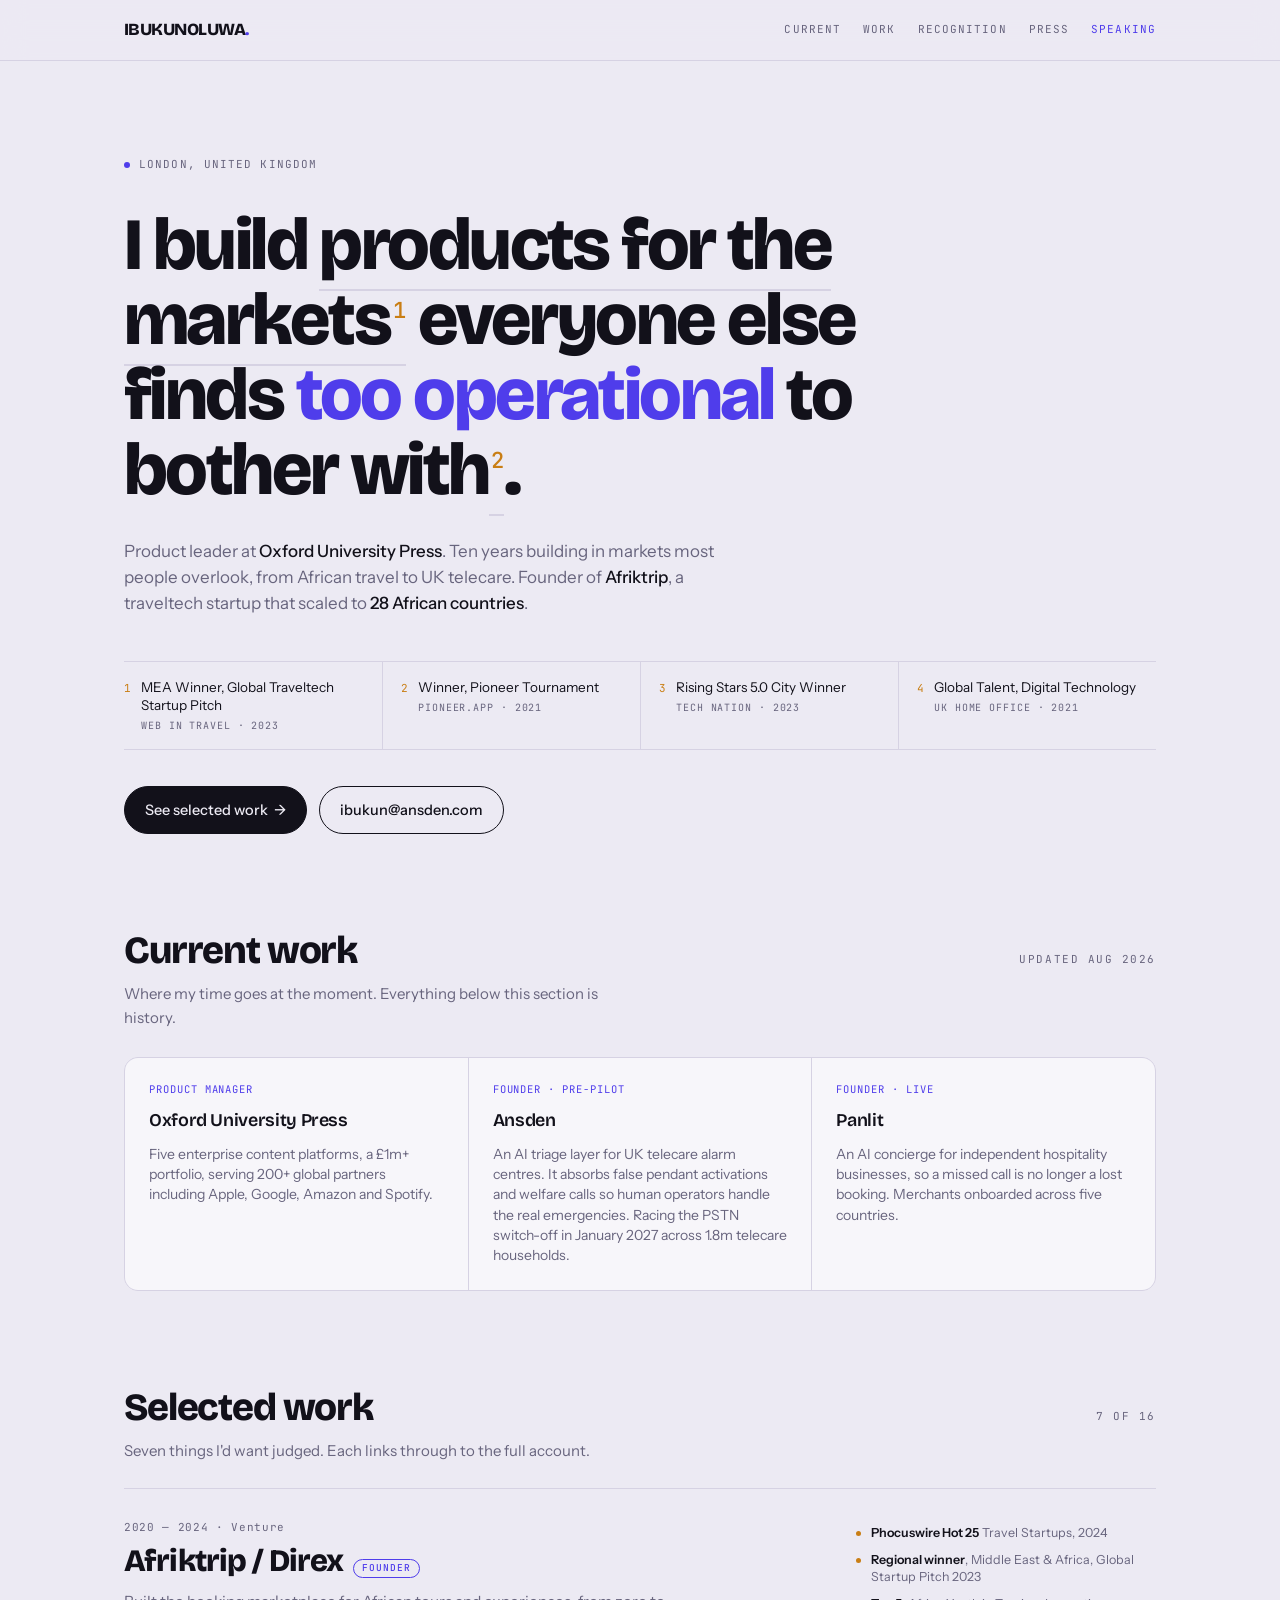
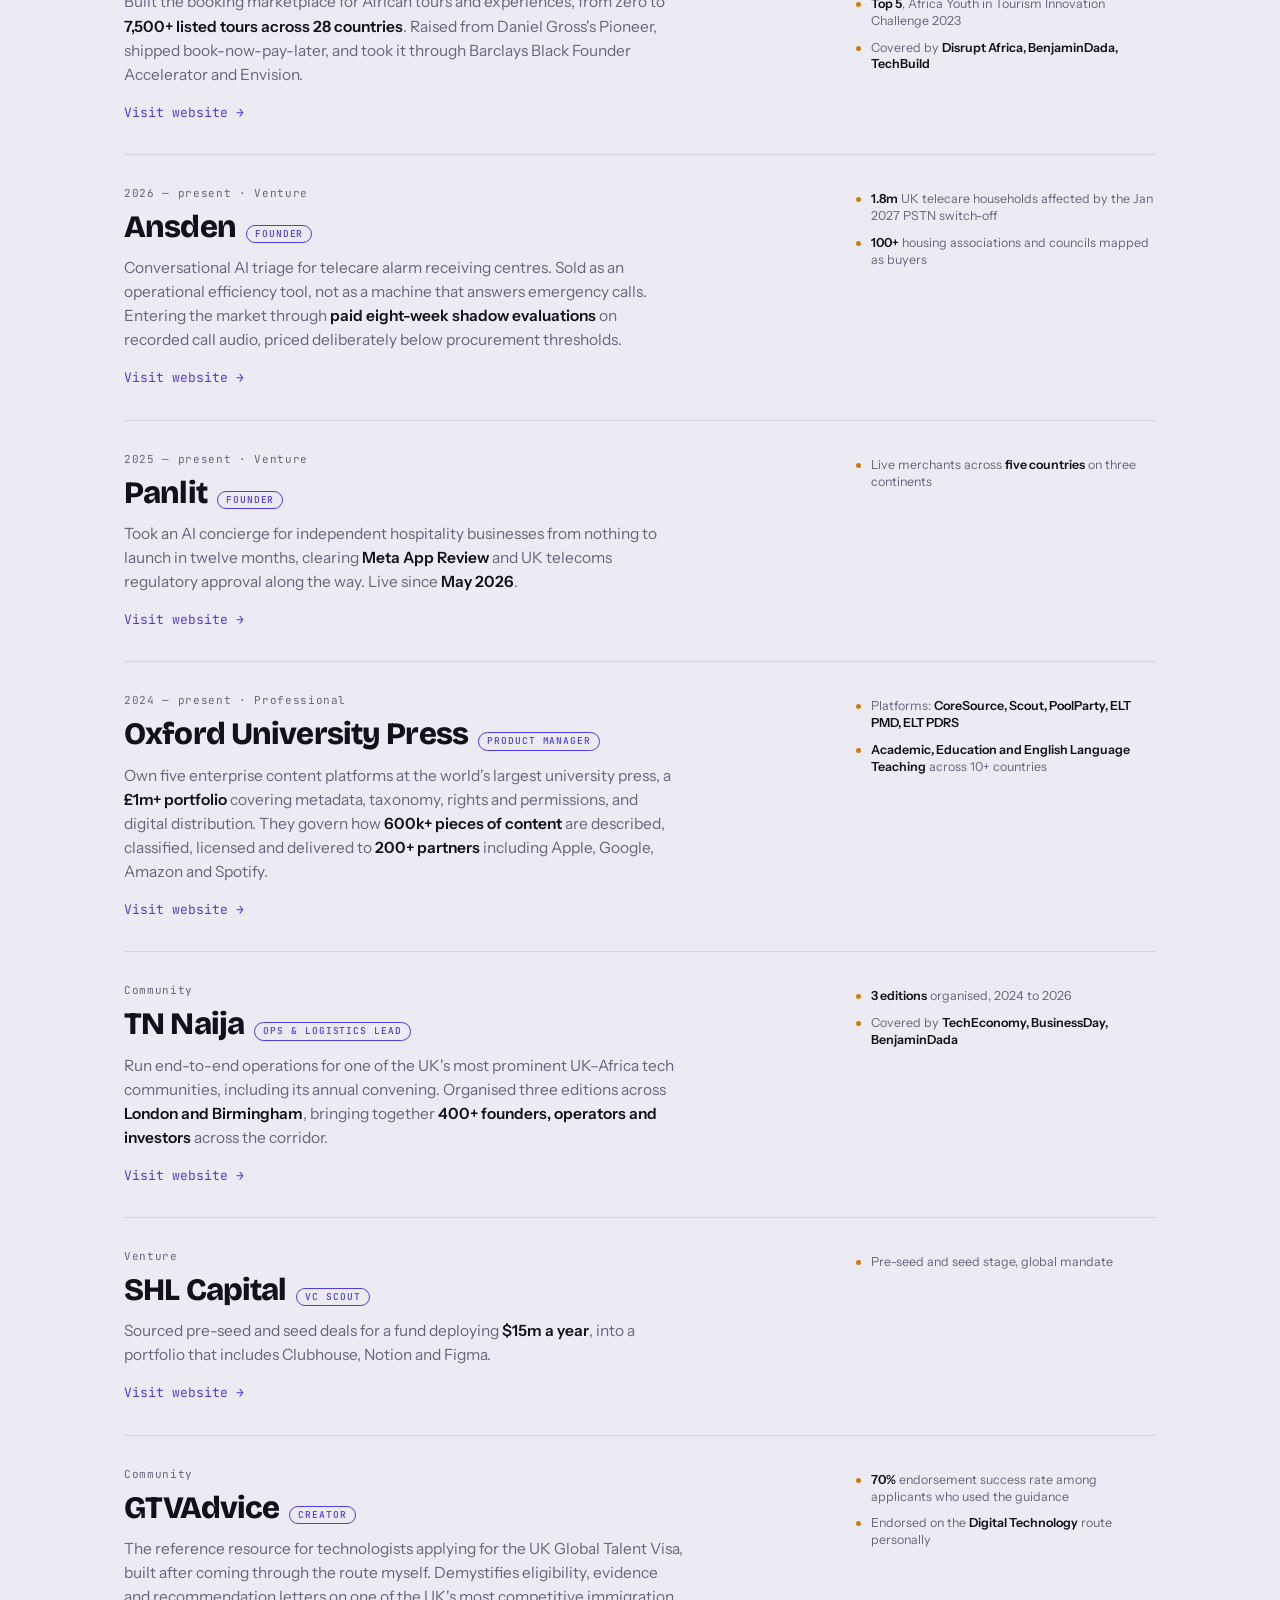
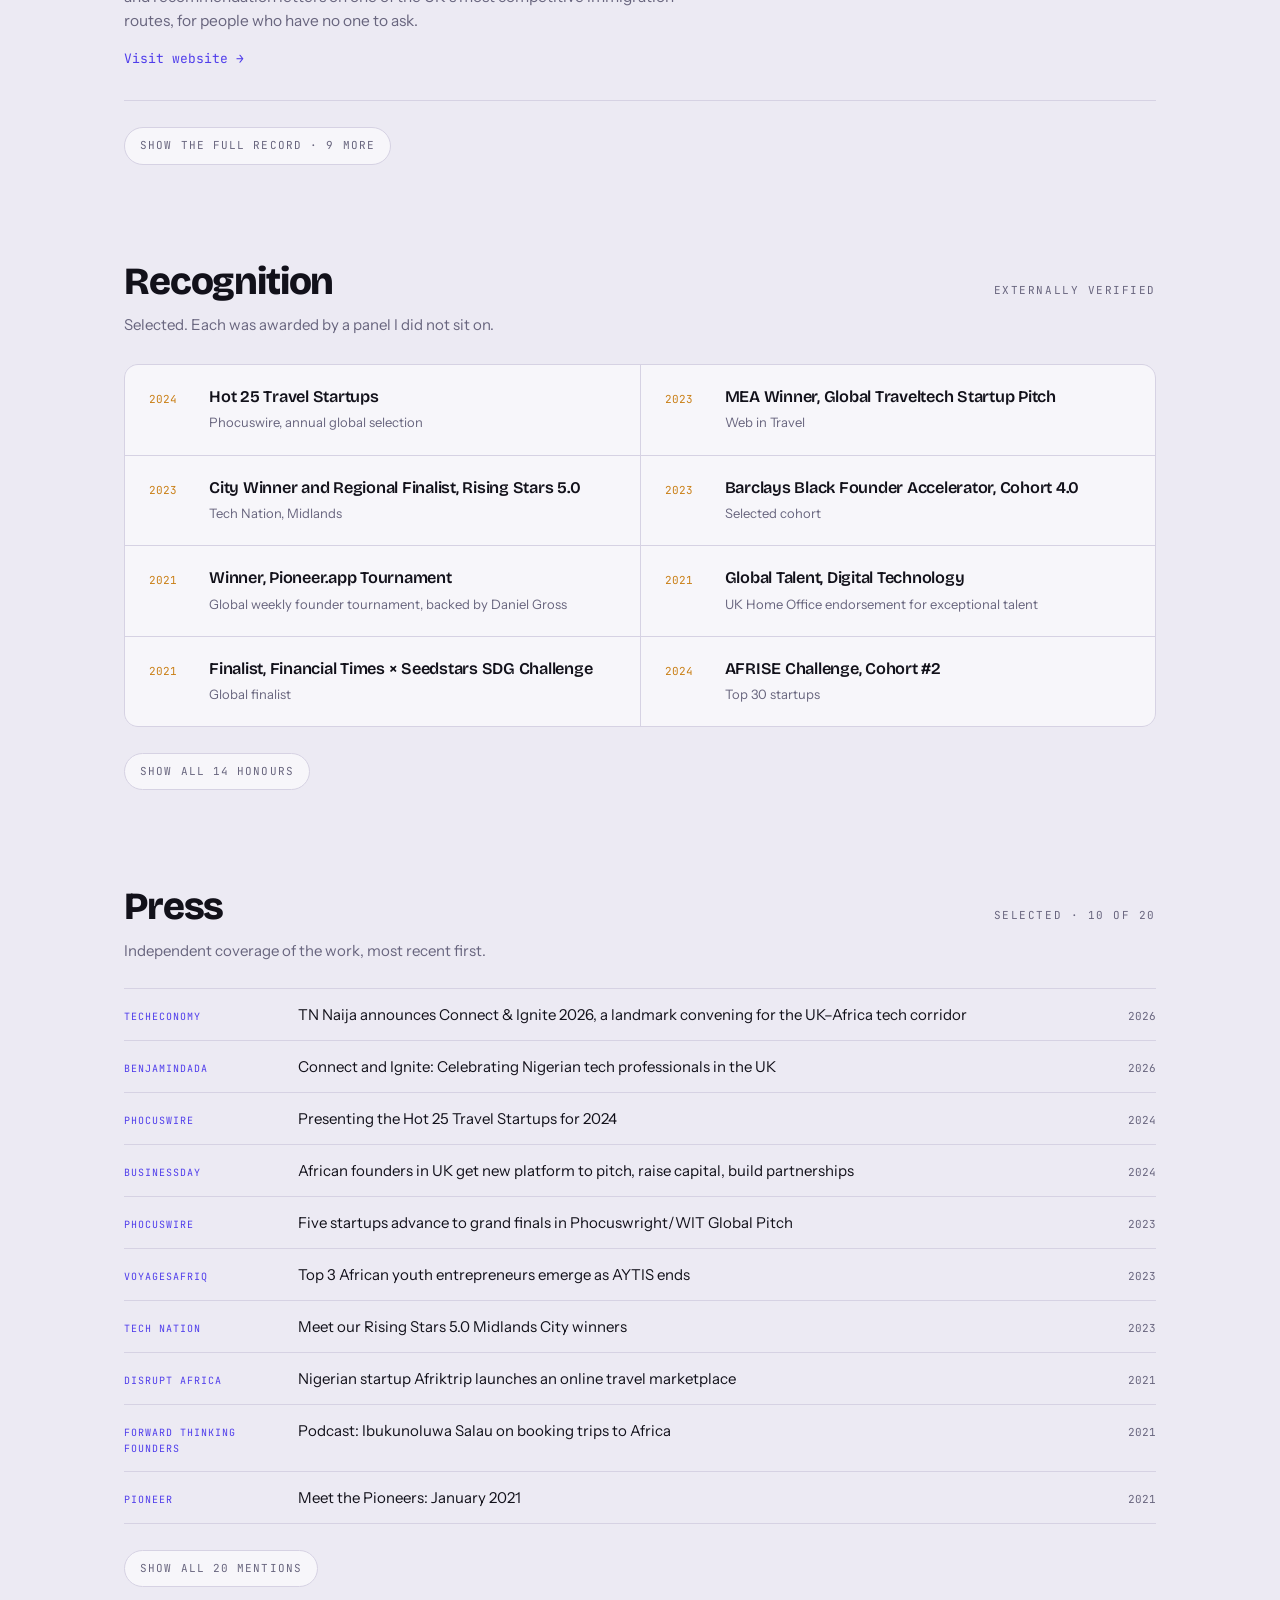
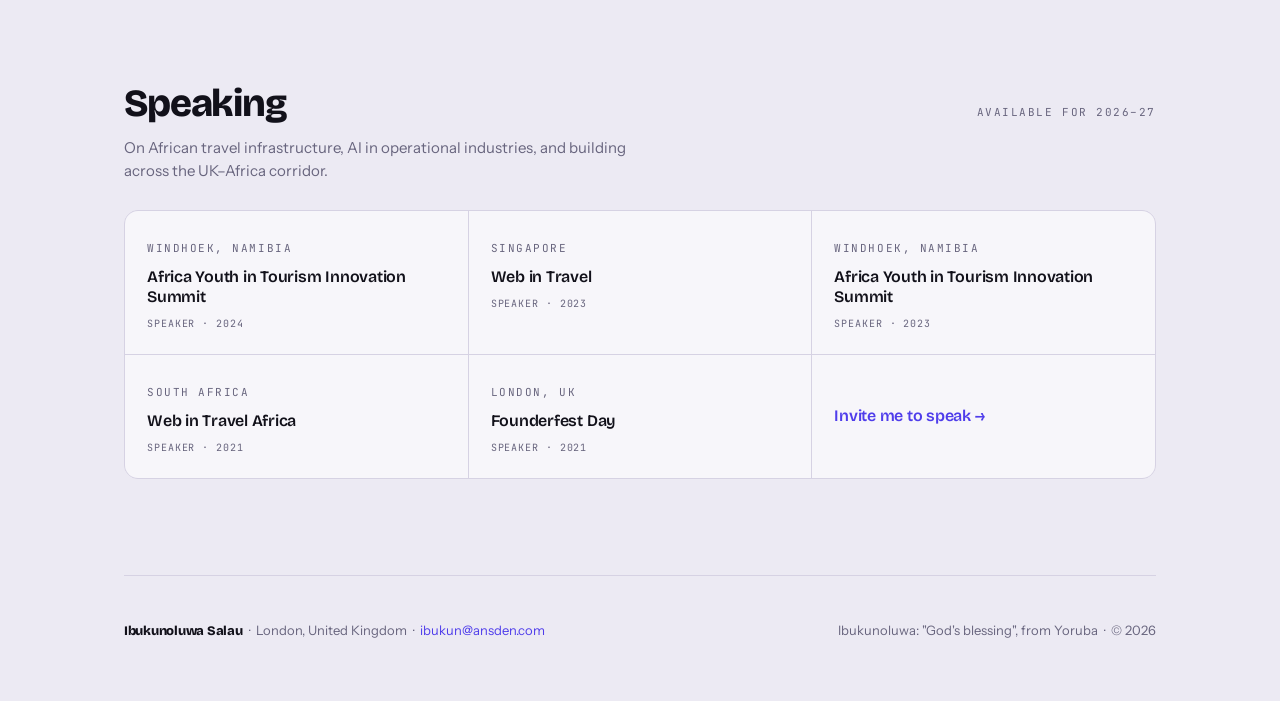
<file: attached_assets/ibukunsalau-redesign_1_1787616644926.html>
<!DOCTYPE html>
<html lang="en-GB">
<head>
<meta charset="utf-8">
<meta name="viewport" content="width=device-width, initial-scale=1">
<title>Ibukun Salau — Founder, Product Leader</title>
<link rel="preconnect" href="https://fonts.googleapis.com">
<link rel="preconnect" href="https://fonts.gstatic.com" crossorigin>
<link href="https://fonts.googleapis.com/css2?family=Bricolage+Grotesque:opsz,wght@12..96,400;12..96,600;12..96,800&family=Instrument+Sans:ital,wght@0,400;0,500;0,600;1,400&family=JetBrains+Mono:wght@400;500&display=swap" rel="stylesheet">
<style>
:root{
  --ink:#12111A;
  --paper:#ECEAF3;
  --card:#F7F6FA;
  --indigo:#4F3DEB;
  --ochre:#C97E14;
  --muted:#68657E;
  --line:#D6D2E3;
  --maxw:1080px;
  --display:"Bricolage Grotesque",system-ui,sans-serif;
  --body:"Instrument Sans",system-ui,sans-serif;
  --mono:"JetBrains Mono",ui-monospace,monospace;
}
*{box-sizing:border-box;margin:0;padding:0}
html{scroll-behavior:smooth}
body{
  background:var(--paper);color:var(--ink);
  font-family:var(--body);font-size:17px;line-height:1.55;
  -webkit-font-smoothing:antialiased;
}
.wrap{max-width:var(--maxw);margin:0 auto;padding:0 24px}
a{color:inherit}
:focus-visible{outline:2px solid var(--indigo);outline-offset:3px;border-radius:2px}

/* ---------- utility type ---------- */
.eyebrow{
  font-family:var(--mono);font-size:11px;letter-spacing:.14em;
  text-transform:uppercase;color:var(--muted);
}
.rule{height:1px;background:var(--line);border:0}

/* ---------- nav ---------- */
nav{
  position:sticky;top:0;z-index:50;background:rgba(236,234,243,.82);
  backdrop-filter:blur(12px);border-bottom:1px solid var(--line);
}
nav .wrap{display:flex;align-items:center;justify-content:space-between;height:60px;gap:16px}
.mark{font-family:var(--display);font-weight:800;font-size:17px;letter-spacing:-.03em;text-decoration:none}
.mark span{color:var(--indigo)}
.navlinks{display:flex;gap:22px;align-items:center}
.navlinks a{
  font-family:var(--mono);font-size:11px;letter-spacing:.1em;text-transform:uppercase;
  text-decoration:none;color:var(--muted);
}
.navlinks a:hover{color:var(--ink)}
.navlinks a.kit{color:var(--indigo)}

/* ---------- hero ---------- */
header{padding:88px 0 0}
.status{
  display:inline-flex;align-items:center;gap:9px;
  font-family:var(--mono);font-size:11px;letter-spacing:.1em;text-transform:uppercase;
  color:var(--muted);margin-bottom:34px;
}
.dot{width:6px;height:6px;border-radius:50%;background:var(--indigo)}
.claim{
  font-family:var(--display);font-weight:800;
  font-size:clamp(2.15rem,6vw,4.6rem);line-height:1.02;letter-spacing:-.035em;
  max-width:19ch;
}
.claim .q{color:var(--indigo)}
.sup{
  font-family:var(--mono);font-size:.3em;font-weight:500;vertical-align:super;
  color:var(--ochre);text-decoration:none;margin-left:.12em;letter-spacing:0;
}
.sup:hover{color:var(--ink)}
.cited{
  border-bottom:2px solid var(--line);
  transition:border-color .18s ease;
}
.cited.lit{border-bottom-color:var(--ochre)}

.subclaim{
  margin-top:30px;max-width:56ch;font-size:1.06rem;color:var(--muted);
}
.subclaim b{color:var(--ink);font-weight:500}

/* footnote rail */
.rail{
  margin-top:44px;border-top:1px solid var(--line);border-bottom:1px solid var(--line);
  display:grid;grid-template-columns:repeat(4,1fr);
}
.rail a{
  padding:16px 18px 16px 0;text-decoration:none;
  display:flex;gap:10px;align-items:flex-start;
  border-left:1px solid var(--line);padding-left:18px;
  transition:background .18s ease;
}
.rail a:first-child{border-left:0;padding-left:0}
.rail a:hover{background:rgba(201,126,20,.07)}
.rail .n{font-family:var(--mono);font-size:11px;color:var(--ochre);padding-top:2px}
.rail .t{font-size:13.5px;line-height:1.35}
.rail .src{display:block;font-family:var(--mono);font-size:10px;letter-spacing:.09em;
  text-transform:uppercase;color:var(--muted);margin-top:5px}

.actions{display:flex;flex-wrap:wrap;gap:12px;margin:36px 0 0}
.btn{
  display:inline-flex;align-items:center;gap:9px;text-decoration:none;
  padding:12px 20px;border-radius:999px;font-size:14.5px;font-weight:500;
  border:1px solid var(--ink);transition:transform .16s ease,background .16s ease;
}
.btn.primary{background:var(--ink);color:var(--paper);border-color:var(--ink)}
.btn.primary:hover{background:var(--indigo);border-color:var(--indigo)}
.btn.ghost:hover{background:rgba(18,17,26,.05)}
.btn:active{transform:translateY(1px)}

/* ---------- sections ---------- */
section{padding:96px 0 0}
.shead{display:flex;align-items:baseline;justify-content:space-between;gap:20px;margin-bottom:8px}
h2{
  font-family:var(--display);font-weight:800;letter-spacing:-.03em;
  font-size:clamp(1.6rem,3.4vw,2.4rem);line-height:1.05;
}
.slede{color:var(--muted);font-size:15px;max-width:52ch;margin-top:12px}

/* now band */
.now{display:grid;grid-template-columns:repeat(3,1fr);gap:1px;background:var(--line);
  border:1px solid var(--line);border-radius:14px;overflow:hidden;margin-top:28px}
.now a{background:var(--card);padding:24px;text-decoration:none;display:block;
  transition:background .18s ease}
.now a:hover{background:#fff}
.now h3{font-family:var(--display);font-weight:600;font-size:1.12rem;letter-spacing:-.02em}
.now .role{font-family:var(--mono);font-size:10.5px;letter-spacing:.09em;text-transform:uppercase;
  color:var(--indigo);margin:0 0 10px}
.now p{font-size:14px;color:var(--muted);margin-top:9px;line-height:1.45}

/* work list */
.work{margin-top:26px;border-top:1px solid var(--line)}
.item{
  display:grid;grid-template-columns:1fr 300px;gap:32px;
  padding:30px 0;border-bottom:1px solid var(--line);
  text-decoration:none;transition:padding-left .22s ease;
}
.item:hover{padding-left:12px}
.item .yr{font-family:var(--mono);font-size:11px;color:var(--muted);letter-spacing:.06em}
.item h3{font-family:var(--display);font-weight:800;letter-spacing:-.028em;
  font-size:clamp(1.35rem,3vw,1.95rem);line-height:1.1;margin:8px 0 0;
  display:flex;align-items:baseline;gap:10px;flex-wrap:wrap}
.tag{
  font-family:var(--mono);font-size:9.5px;letter-spacing:.1em;text-transform:uppercase;
  color:var(--indigo);border:1px solid var(--indigo);border-radius:999px;
  padding:3px 8px;font-weight:500;
}
.item .desc{margin-top:12px;font-size:15.5px;color:var(--muted);max-width:56ch}
.item .desc b{color:var(--ink);font-weight:600}
.proof{display:flex;flex-direction:column;gap:10px;padding-top:6px}
.pf{display:flex;gap:10px;align-items:flex-start;font-size:12.5px;line-height:1.35;color:var(--muted)}
.pf .b{width:5px;height:5px;border-radius:50%;background:var(--ochre);margin-top:6px;flex:0 0 5px}
.pf strong{color:var(--ink);font-weight:600}
.arrow{font-family:var(--mono);color:var(--indigo);font-size:13px;margin-top:16px;display:inline-block}

details{margin-top:26px}
summary{
  cursor:pointer;font-family:var(--mono);font-size:11px;letter-spacing:.1em;
  text-transform:uppercase;color:var(--muted);list-style:none;
  display:inline-flex;align-items:center;gap:8px;padding:9px 15px;
  border:1px solid var(--line);border-radius:999px;background:var(--card);
}
summary::-webkit-details-marker{display:none}
summary:hover{color:var(--ink);border-color:var(--muted)}
.grid-min{display:grid;grid-template-columns:repeat(3,1fr);gap:1px;background:var(--line);
  border:1px solid var(--line);border-radius:12px;overflow:hidden;margin-top:20px}
.grid-min a{background:var(--card);padding:16px 18px;text-decoration:none;font-size:14px;
  transition:background .16s ease}
.grid-min a:hover{background:#fff}
.grid-min .role{display:block;font-family:var(--mono);font-size:10px;letter-spacing:.08em;
  text-transform:uppercase;color:var(--muted);margin-top:5px}

/* recognition */
.awards{display:grid;grid-template-columns:repeat(2,1fr);gap:1px;background:var(--line);
  border:1px solid var(--line);border-radius:14px;overflow:hidden;margin-top:28px}
.aw{background:var(--card);padding:22px 24px;display:flex;gap:16px;align-items:flex-start}
.aw .yr{font-family:var(--mono);font-size:11px;color:var(--ochre);padding-top:4px;flex:0 0 44px}
.aw h4{font-family:var(--display);font-weight:600;font-size:1.02rem;letter-spacing:-.015em;line-height:1.25}
.aw p{font-size:13px;color:var(--muted);margin-top:5px}

/* press */
.press{margin-top:26px;border-top:1px solid var(--line)}
.pr{display:flex;gap:24px;align-items:baseline;padding:15px 0;border-bottom:1px solid var(--line);
  text-decoration:none;transition:padding-left .2s ease}
.pr:hover{padding-left:10px}
.pr .out{font-family:var(--mono);font-size:10px;letter-spacing:.1em;text-transform:uppercase;
  color:var(--indigo);flex:0 0 150px}
.pr .hl{font-size:15px;line-height:1.4}
.pr .yr{font-family:var(--mono);font-size:11px;color:var(--muted);margin-left:auto;flex:0 0 auto}

/* speaking */
.talks{display:grid;grid-template-columns:repeat(3,1fr);gap:1px;background:var(--line);
  border:1px solid var(--line);border-radius:14px;overflow:hidden;margin-top:28px}
.talks a{background:var(--card);padding:22px;text-decoration:none;transition:background .16s ease}
.talks a:hover{background:#fff}
.talks h4{font-family:var(--display);font-weight:600;font-size:1rem;letter-spacing:-.015em;line-height:1.25;margin-top:8px}
.talks .meta{font-family:var(--mono);font-size:10px;letter-spacing:.09em;text-transform:uppercase;color:var(--muted);margin-top:9px}

/* contact */
.contact{background:var(--ink);color:var(--paper);border-radius:20px;padding:clamp(32px,6vw,60px);
  margin-top:96px;display:grid;grid-template-columns:1fr 340px;gap:40px;align-items:center}
.contact h2{color:#fff;max-width:16ch}
.contact p{color:#A9A5BE;margin-top:14px;max-width:44ch;font-size:15px}
.contact .btn{border-color:rgba(255,255,255,.3);color:var(--paper)}
.contact .btn.primary{background:var(--indigo);border-color:var(--indigo);color:#fff}
.contact .btn.ghost:hover{background:rgba(255,255,255,.1)}
.kitlist{border-left:1px solid rgba(255,255,255,.16);padding-left:28px}
.kitlist a{display:block;padding:10px 0;text-decoration:none;font-size:14px;color:#C9C6D9;
  border-bottom:1px solid rgba(255,255,255,.1);transition:color .16s ease}
.kitlist a:hover{color:#fff}
.kitlist a:last-child{border-bottom:0}

footer{margin-top:96px;padding:44px 0 60px;border-top:1px solid var(--line);display:flex;justify-content:space-between;gap:20px;flex-wrap:wrap;
  font-size:13px;color:var(--muted)}
footer .name{font-family:var(--display);font-weight:800;color:var(--ink);letter-spacing:-.02em}

@media(max-width:860px){
  .item{grid-template-columns:1fr;gap:18px}
  .contact{grid-template-columns:1fr}
  .kitlist{border-left:0;border-top:1px solid rgba(255,255,255,.16);padding-left:0;padding-top:8px}
  .now,.talks,.grid-min,.awards{grid-template-columns:1fr}
  .rail{grid-template-columns:repeat(2,1fr)}
  .rail a:nth-child(odd){border-left:0;padding-left:0}
  .navlinks a:not(.kit){display:none}
  .pr{flex-wrap:wrap;gap:6px}
  .pr .out{flex:0 0 100%}
  .pr .yr{margin-left:0}
}
@media(prefers-reduced-motion:reduce){
  *{transition:none!important;animation:none!important}
  html{scroll-behavior:auto}
}
</style>
</head>
<body>

<nav>
  <div class="wrap">
    <a class="mark" href="#top">IBUKUNOLUWA<span>.</span></a>
    <div class="navlinks">
      <a href="#now">Current</a>
      <a href="#work">Work</a>
      <a href="#recognition">Recognition</a>
      <a href="#press">Press</a>
      <a href="#speaking" class="kit">Speaking</a>
    </div>
  </div>
</nav>

<div class="wrap" id="top">

<header>
  <div class="status"><span class="dot"></span> London, United Kingdom</div>

  <h1 class="claim">
    I build <span class="cited" data-fn="1">products for the markets<a href="#fn1" class="sup">1</a></span> everyone else finds <span class="q">too operational</span> to bother with<span class="cited" data-fn="2"><a href="#fn2" class="sup">2</a></span>.
  </h1>

  <p class="subclaim">
    Product leader at <b>Oxford University Press</b>. Ten years building in markets most people
    overlook, from African travel to UK telecare. Founder of <b>Afriktrip</b>, a traveltech
    startup that scaled to <b>28 African countries</b>.
  </p>

  <div class="rail">
    <a href="#" id="fn1" data-fn="1">
      <span class="n">1</span>
      <span class="t">MEA Winner, Global Traveltech Startup Pitch
        <span class="src">Web in Travel · 2023</span></span>
    </a>
    <a href="#" id="fn2" data-fn="2">
      <span class="n">2</span>
      <span class="t">Winner, Pioneer Tournament
        <span class="src">Pioneer.app · 2021</span></span>
    </a>
    <a href="#" id="fn3" data-fn="3">
      <span class="n">3</span>
      <span class="t">Rising Stars 5.0 City Winner
        <span class="src">Tech Nation · 2023</span></span>
    </a>
    <a href="#" id="fn4" data-fn="4">
      <span class="n">4</span>
      <span class="t">Global Talent, Digital Technology
        <span class="src">UK Home Office · 2021</span></span>
    </a>
  </div>

  <div class="actions">
    <a class="btn primary" href="#work">See selected work &nbsp;→</a>
    <a class="btn ghost" href="mailto:ibukun@ansden.com">ibukun@ansden.com</a>
  </div>
</header>

<!-- ================= NOW ================= -->
<section id="now">
  <div class="shead">
    <h2>Current work</h2>
    <span class="eyebrow">Updated Aug 2026</span>
  </div>
  <p class="slede">Where my time goes at the moment. Everything below this section is history.</p>

  <div class="now">
    <a href="#">
      <p class="role">Product Manager</p>
      <h3>Oxford University Press</h3>
      <p>Five enterprise content platforms, a £1m+ portfolio, serving 200+ global partners including Apple, Google, Amazon and Spotify.</p>
    </a>
    <a href="https://ansden.com">
      <p class="role">Founder · Pre-pilot</p>
      <h3>Ansden</h3>
      <p>An AI triage layer for UK telecare alarm centres. It absorbs false pendant activations and welfare calls so human operators handle the real emergencies. Racing the PSTN switch-off in January 2027 across 1.8m telecare households.</p>
    </a>
    <a href="#">
      <p class="role">Founder · Live</p>
      <h3>Panlit</h3>
      <p>An AI concierge for independent hospitality businesses, so a missed call is no longer a lost booking. Merchants onboarded across five countries.</p>
    </a>
  </div>
</section>

<!-- ================= WORK ================= -->
<section id="work">
  <div class="shead">
    <h2>Selected work</h2>
    <span class="eyebrow">7 of 16</span>
  </div>
  <p class="slede">Seven things I'd want judged. Each links through to the full account.</p>

  <div class="work">

    <a class="item" href="#">
      <div>
        <div class="yr">2020 — 2024 · Venture</div>
        <h3>Afriktrip / Direx <span class="tag">Founder</span></h3>
        <p class="desc">Built the booking marketplace for African tours and experiences, from zero to <b>7,500+ listed tours across 28 countries</b>. Raised from Daniel Gross's Pioneer, shipped book-now-pay-later, and took it through Barclays Black Founder Accelerator and Envision.</p>
        <span class="arrow">Visit website →</span>
      </div>
      <div class="proof">
        <div class="pf"><span class="b"></span><span><strong>Phocuswire Hot 25</strong> Travel Startups, 2024</span></div>
        <div class="pf"><span class="b"></span><span><strong>Regional winner</strong>, Middle East &amp; Africa, Global Startup Pitch 2023</span></div>
        <div class="pf"><span class="b"></span><span><strong>Top 5</strong>, Africa Youth in Tourism Innovation Challenge 2023</span></div>
        <div class="pf"><span class="b"></span><span>Covered by <strong>Disrupt Africa, BenjaminDada, TechBuild</strong></span></div>
      </div>
    </a>

    <a class="item" href="https://ansden.com">
      <div>
        <div class="yr">2026 — present · Venture</div>
        <h3>Ansden <span class="tag">Founder</span></h3>
        <p class="desc">Conversational AI triage for telecare alarm receiving centres. Sold as an operational efficiency tool, not as a machine that answers emergency calls. Entering the market through <b>paid eight-week shadow evaluations</b> on recorded call audio, priced deliberately below procurement thresholds.</p>
        <span class="arrow">Visit website →</span>
      </div>
      <div class="proof">
        <div class="pf"><span class="b"></span><span><strong>1.8m</strong> UK telecare households affected by the Jan 2027 PSTN switch-off</span></div>
        <div class="pf"><span class="b"></span><span><strong>100+</strong> housing associations and councils mapped as buyers</span></div>
      </div>
    </a>

    <a class="item" href="#">
      <div>
        <div class="yr">2025 — present · Venture</div>
        <h3>Panlit <span class="tag">Founder</span></h3>
        <p class="desc">Took an AI concierge for independent hospitality businesses from nothing to launch in twelve months, clearing <b>Meta App Review</b> and UK telecoms regulatory approval along the way. Live since <b>May 2026</b>.</p>
        <span class="arrow">Visit website →</span>
      </div>
      <div class="proof">
        <div class="pf"><span class="b"></span><span>Live merchants across <strong>five countries</strong> on three continents</span></div>
      </div>
    </a>

    <a class="item" href="#">
      <div>
        <div class="yr">2024 — present · Professional</div>
        <h3>Oxford University Press <span class="tag">Product Manager</span></h3>
        <p class="desc">Own five enterprise content platforms at the world's largest university press, a <b>£1m+ portfolio</b> covering metadata, taxonomy, rights and permissions, and digital distribution. They govern how <b>600k+ pieces of content</b> are described, classified, licensed and delivered to <b>200+ partners</b> including Apple, Google, Amazon and Spotify.</p>
        <span class="arrow">Visit website →</span>
      </div>
      <div class="proof">
        <div class="pf"><span class="b"></span><span>Platforms: <strong>CoreSource, Scout, PoolParty, ELT PMD, ELT PDRS</strong></span></div>
        <div class="pf"><span class="b"></span><span><strong>Academic, Education and English Language Teaching</strong> across 10+ countries</span></div>
      </div>
    </a>

    <a class="item" href="#">
      <div>
        <div class="yr">Community</div>
        <h3>TN Naija <span class="tag">Ops &amp; Logistics Lead</span></h3>
        <p class="desc">Run end-to-end operations for one of the UK's most prominent UK–Africa tech communities, including its annual convening. Organised three editions across <b>London and Birmingham</b>, bringing together <b>400+ founders, operators and investors</b> across the corridor.</p>
        <span class="arrow">Visit website →</span>
      </div>
      <div class="proof">
        <div class="pf"><span class="b"></span><span><strong>3 editions</strong> organised, 2024 to 2026</span></div>
        <div class="pf"><span class="b"></span><span>Covered by <strong>TechEconomy, BusinessDay, BenjaminDada</strong></span></div>
      </div>
    </a>

    <a class="item" href="#">
      <div>
        <div class="yr">Venture</div>
        <h3>SHL Capital <span class="tag">VC Scout</span></h3>
        <p class="desc">Sourced pre-seed and seed deals for a fund deploying <b>$15m a year</b>, into a portfolio that includes Clubhouse, Notion and Figma.</p>
        <span class="arrow">Visit website →</span>
      </div>
      <div class="proof">
        <div class="pf"><span class="b"></span><span>Pre-seed and seed stage, global mandate</span></div>
      </div>
    </a>

    <a class="item" href="#">
      <div>
        <div class="yr">Community</div>
        <h3>GTVAdvice <span class="tag">Creator</span></h3>
        <p class="desc">The reference resource for technologists applying for the UK Global Talent Visa, built after coming through the route myself. Demystifies eligibility, evidence and recommendation letters on one of the UK's most competitive immigration routes, for people who have no one to ask.</p>
        <span class="arrow">Visit website →</span>
      </div>
      <div class="proof">
        <div class="pf"><span class="b"></span><span><strong>70%</strong> endorsement success rate among applicants who used the guidance</span></div>
        <div class="pf"><span class="b"></span><span>Endorsed on the <strong>Digital Technology</strong> route personally</span></div>
      </div>
    </a>

  </div>

  <details>
    <summary>Show the full record · 9 more</summary>
    <div class="grid-min">
      <a href="#">Coremaker<span class="role">Product Owner</span></a>
      <a href="#">Quabbly<span class="role">Product Marketing</span></a>
      <a href="#">AfroScanner<span class="role">Creator</span></a>
      <a href="#">Tour Guide Africa Series<span class="role">Editor-in-Chief</span></a>
      <a href="#">StopTheSpread<span class="role">Product Manager</span></a>
      <a href="#">Andela Learning Community<span class="role">Cloud Mentor</span></a>
      <a href="#">First City Monument Bank<span class="role">Core Banking Support</span></a>
      <a href="#">Cralocs<span class="role">Founder</span></a>
      <a href="#">BoxPlay<span class="role">Founder</span></a>
    </div>
  </details>
</section>

<!-- ================= RECOGNITION ================= -->
<section id="recognition">
  <div class="shead">
    <h2>Recognition</h2>
    <span class="eyebrow">Externally verified</span>
  </div>
  <p class="slede">Selected. Each was awarded by a panel I did not sit on.</p>

  <div class="awards">
    <div class="aw">
      <span class="yr">2024</span>
      <div>
        <h4>Hot 25 Travel Startups</h4>
        <p>Phocuswire, annual global selection</p>
      </div>
    </div>
    <div class="aw">
      <span class="yr">2023</span>
      <div>
        <h4>MEA Winner, Global Traveltech Startup Pitch</h4>
        <p>Web in Travel</p>
      </div>
    </div>
    <div class="aw">
      <span class="yr">2023</span>
      <div>
        <h4>City Winner and Regional Finalist, Rising Stars 5.0</h4>
        <p>Tech Nation, Midlands</p>
      </div>
    </div>
    <div class="aw">
      <span class="yr">2023</span>
      <div>
        <h4>Barclays Black Founder Accelerator, Cohort 4.0</h4>
        <p>Selected cohort</p>
      </div>
    </div>
    <div class="aw">
      <span class="yr">2021</span>
      <div>
        <h4>Winner, Pioneer.app Tournament</h4>
        <p>Global weekly founder tournament, backed by Daniel Gross</p>
      </div>
    </div>
    <div class="aw">
      <span class="yr">2021</span>
      <div>
        <h4>Global Talent, Digital Technology</h4>
        <p>UK Home Office endorsement for exceptional talent</p>
      </div>
    </div>
    <div class="aw">
      <span class="yr">2021</span>
      <div>
        <h4>Finalist, Financial Times × Seedstars SDG Challenge</h4>
        <p>Global finalist</p>
      </div>
    </div>
    <div class="aw">
      <span class="yr">2024</span>
      <div>
        <h4>AFRISE Challenge, Cohort #2</h4>
        <p>Top 30 startups</p>
      </div>
    </div>
  </div>

  <details>
    <summary>Show all 14 honours</summary>
    <div class="grid-min">
      <a href="#">Envision Accelerator<span class="role">Cohort #6</span></a>
      <a href="#">Africa Youth in Tourism Innovation Challenge 2023<span class="role">Top 5 finalist</span></a>
      <a href="#">Microsoft Azure AI Fundamentals<span class="role">Certified</span></a>
      <a href="#">Microsoft Azure Fundamentals<span class="role">Certified</span></a>
      <a href="#">BSc (Hons) Computer Science<span class="role">Federal University of Agriculture, Abeokuta</span></a>
      <a href="#">Computer Professionals of Nigeria<span class="role">General Member</span></a>
    </div>
  </details>
</section>

<!-- ================= PRESS ================= -->
<section id="press">
  <div class="shead">
    <h2>Press</h2>
    <span class="eyebrow">Selected · 10 of 20</span>
  </div>
  <p class="slede">Independent coverage of the work, most recent first.</p>

  <div class="press">
    <a class="pr" href="#"><span class="out">TechEconomy</span><span class="hl">TN Naija announces Connect &amp; Ignite 2026, a landmark convening for the UK–Africa tech corridor</span><span class="yr">2026</span></a>
    <a class="pr" href="#"><span class="out">BenjaminDada</span><span class="hl">Connect and Ignite: Celebrating Nigerian tech professionals in the UK</span><span class="yr">2026</span></a>
    <a class="pr" href="#"><span class="out">Phocuswire</span><span class="hl">Presenting the Hot 25 Travel Startups for 2024</span><span class="yr">2024</span></a>
    <a class="pr" href="#"><span class="out">BusinessDay</span><span class="hl">African founders in UK get new platform to pitch, raise capital, build partnerships</span><span class="yr">2024</span></a>
    <a class="pr" href="#"><span class="out">Phocuswire</span><span class="hl">Five startups advance to grand finals in Phocuswright/WIT Global Pitch</span><span class="yr">2023</span></a>
    <a class="pr" href="#"><span class="out">VoyagesAfriq</span><span class="hl">Top 3 African youth entrepreneurs emerge as AYTIS ends</span><span class="yr">2023</span></a>
    <a class="pr" href="#"><span class="out">Tech Nation</span><span class="hl">Meet our Rising Stars 5.0 Midlands City winners</span><span class="yr">2023</span></a>
    <a class="pr" href="#"><span class="out">Disrupt Africa</span><span class="hl">Nigerian startup Afriktrip launches an online travel marketplace</span><span class="yr">2021</span></a>
    <a class="pr" href="#"><span class="out">Forward Thinking Founders</span><span class="hl">Podcast: Ibukunoluwa Salau on booking trips to Africa</span><span class="yr">2021</span></a>
    <a class="pr" href="#"><span class="out">Pioneer</span><span class="hl">Meet the Pioneers: January 2021</span><span class="yr">2021</span></a>
  </div>

  <details>
    <summary>Show all 20 mentions</summary>
    <div class="grid-min">
      <a href="#">BusinessDay<span class="role">AYTIS unveils innovative travel trends</span></a>
      <a href="#">Phocuswire<span class="role">Meet the 15 semifinalists of the Global Startup Pitch</span></a>
      <a href="#">Web in Travel<span class="role">Meet the 25 pitching at Round 1 of Global Startup Pitch</span></a>
      <a href="#">BusinessDay<span class="role">South African Airways partners AYTIS</span></a>
      <a href="#">BenjaminDada<span class="role">Afriktrip launches book-now-pay-later marketplace</span></a>
      <a href="#">Wimbart<span class="role">Afriktrip on Wimbart's office hours</span></a>
      <a href="#">Startup.info<span class="role">Afriktrip: Building the future of travel in Africa</span></a>
      <a href="#">TechBuild Africa<span class="role">Connecting Africa to the world through tourism and technology</span></a>
      <a href="#">VoyagesAfriq<span class="role">African youth highlight innovative travel trends at AYTIS 2023</span></a>
      <a href="#">Product Hunt<span class="role">Top #5 Product of the Day</span></a>
    </div>
  </details>
</section>

<!-- ================= SPEAKING ================= -->
<section id="speaking">
  <div class="shead">
    <h2>Speaking</h2>
    <span class="eyebrow">Available for 2026–27</span>
  </div>
  <p class="slede">On African travel infrastructure, AI in operational industries, and building across the UK–Africa corridor.</p>

  <div class="talks">
    <a href="#"><span class="eyebrow">Windhoek, Namibia</span><h4>Africa Youth in Tourism Innovation Summit</h4><p class="meta">Speaker · 2024</p></a>
    <a href="#"><span class="eyebrow">Singapore</span><h4>Web in Travel</h4><p class="meta">Speaker · 2023</p></a>
    <a href="#"><span class="eyebrow">Windhoek, Namibia</span><h4>Africa Youth in Tourism Innovation Summit</h4><p class="meta">Speaker · 2023</p></a>
    <a href="#"><span class="eyebrow">South Africa</span><h4>Web in Travel Africa</h4><p class="meta">Speaker · 2021</p></a>
    <a href="#"><span class="eyebrow">London, UK</span><h4>Founderfest Day</h4><p class="meta">Speaker · 2021</p></a>
    <a href="#" style="display:flex;align-items:center"><h4 style="margin:0;color:var(--indigo)">Invite me to speak →</h4></a>
  </div>
</section>

<footer>
  <div><span class="name">Ibukunoluwa Salau</span> &nbsp;·&nbsp; London, United Kingdom &nbsp;·&nbsp; <a href="mailto:ibukun@ansden.com" style="color:var(--indigo);text-decoration:none">ibukun@ansden.com</a></div>
  <div>Ibukunoluwa: "God's blessing", from Yoruba &nbsp;·&nbsp; © 2026</div>
</footer>

</div>

<script>
(function(){
  var cited = document.querySelectorAll('.cited');
  cited.forEach(function(c){
    var n = c.getAttribute('data-fn');
    var target = document.querySelector('.rail a[data-fn="'+n+'"]');
    if(!target) return;
    function on(){ c.classList.add('lit'); target.style.background='rgba(201,126,20,.10)'; }
    function off(){ c.classList.remove('lit'); target.style.background=''; }
    c.addEventListener('mouseenter',on); c.addEventListener('mouseleave',off);
    target.addEventListener('mouseenter',on); target.addEventListener('mouseleave',off);
  });
})();
</script>
</body>
</html>
</file>
